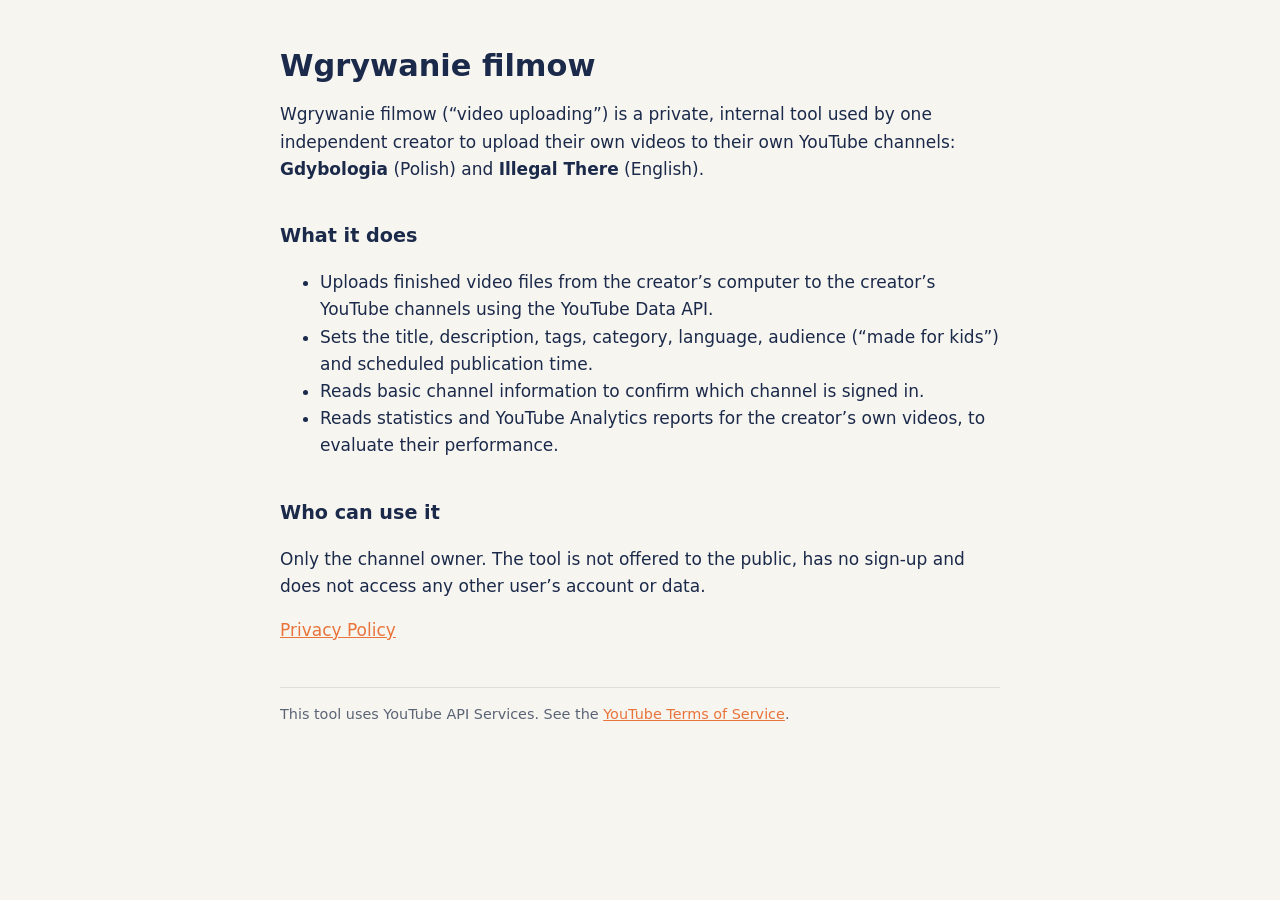
<file: index.html>
<!doctype html>
<html lang="en"><head><meta charset="utf-8"><meta name="viewport" content="width=device-width,initial-scale=1">
<title>Wgrywanie filmow</title><link rel="stylesheet" href="style.css"></head>
<body><main>
<h1>Wgrywanie filmow</h1>
<p>Wgrywanie filmow (“video uploading”) is a private, internal tool used by one independent creator to upload their own videos to their own YouTube channels: <strong>Gdybologia</strong> (Polish) and <strong>Illegal There</strong> (English).</p>
<h2>What it does</h2>
<ul>
<li>Uploads finished video files from the creator’s computer to the creator’s YouTube channels using the YouTube Data API.</li>
<li>Sets the title, description, tags, category, language, audience (“made for kids”) and scheduled publication time.</li>
<li>Reads basic channel information to confirm which channel is signed in.</li>
<li>Reads statistics and YouTube Analytics reports for the creator’s own videos, to evaluate their performance.</li>
</ul>
<h2>Who can use it</h2>
<p>Only the channel owner. The tool is not offered to the public, has no sign-up and does not access any other user’s account or data.</p>
<p><a href="privacy.html">Privacy Policy</a></p>
<footer>This tool uses YouTube API Services. See the <a href="https://www.youtube.com/t/terms">YouTube Terms of Service</a>.</footer>
</main></body></html>
</file>
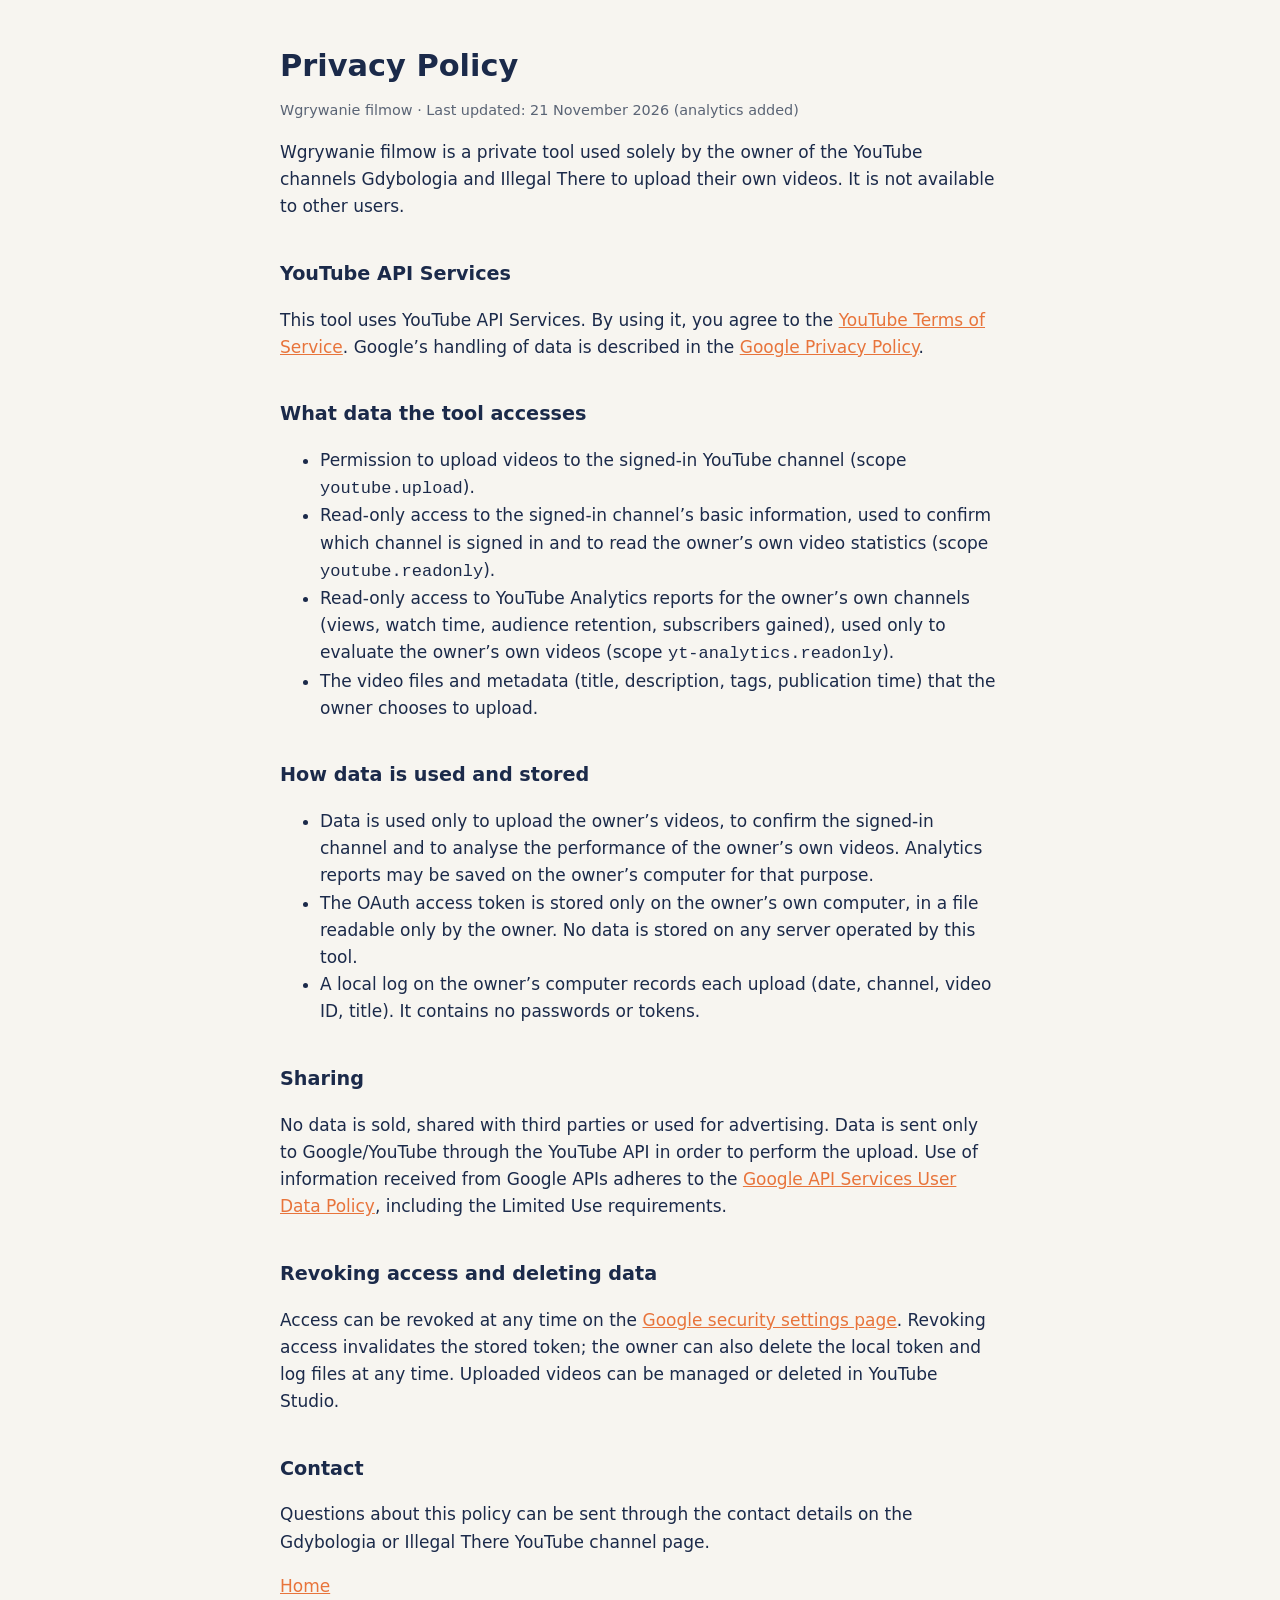
<file: privacy.html>
<!doctype html>
<html lang="en"><head><meta charset="utf-8"><meta name="viewport" content="width=device-width,initial-scale=1">
<title>Privacy Policy</title><link rel="stylesheet" href="style.css"></head>
<body><main>
<h1>Privacy Policy</h1>
<p class="meta">Wgrywanie filmow · Last updated: 21 November 2026 (analytics added)</p>
<p>Wgrywanie filmow is a private tool used solely by the owner of the YouTube channels Gdybologia and Illegal There to upload their own videos. It is not available to other users.</p>
<h2>YouTube API Services</h2>
<p>This tool uses YouTube API Services. By using it, you agree to the <a href="https://www.youtube.com/t/terms">YouTube Terms of Service</a>. Google’s handling of data is described in the <a href="https://policies.google.com/privacy">Google Privacy Policy</a>.</p>
<h2>What data the tool accesses</h2>
<ul>
<li>Permission to upload videos to the signed-in YouTube channel (scope <code>youtube.upload</code>).</li>
<li>Read-only access to the signed-in channel’s basic information, used to confirm which channel is signed in and to read the owner’s own video statistics (scope <code>youtube.readonly</code>).</li>
<li>Read-only access to YouTube Analytics reports for the owner’s own channels (views, watch time, audience retention, subscribers gained), used only to evaluate the owner’s own videos (scope <code>yt-analytics.readonly</code>).</li>
<li>The video files and metadata (title, description, tags, publication time) that the owner chooses to upload.</li>
</ul>
<h2>How data is used and stored</h2>
<ul>
<li>Data is used only to upload the owner’s videos, to confirm the signed-in channel and to analyse the performance of the owner’s own videos. Analytics reports may be saved on the owner’s computer for that purpose.</li>
<li>The OAuth access token is stored only on the owner’s own computer, in a file readable only by the owner. No data is stored on any server operated by this tool.</li>
<li>A local log on the owner’s computer records each upload (date, channel, video ID, title). It contains no passwords or tokens.</li>
</ul>
<h2>Sharing</h2>
<p>No data is sold, shared with third parties or used for advertising. Data is sent only to Google/YouTube through the YouTube API in order to perform the upload. Use of information received from Google APIs adheres to the <a href="https://developers.google.com/terms/api-services-user-data-policy">Google API Services User Data Policy</a>, including the Limited Use requirements.</p>
<h2>Revoking access and deleting data</h2>
<p>Access can be revoked at any time on the <a href="https://myaccount.google.com/permissions">Google security settings page</a>. Revoking access invalidates the stored token; the owner can also delete the local token and log files at any time. Uploaded videos can be managed or deleted in YouTube Studio.</p>
<h2>Contact</h2>
<p>Questions about this policy can be sent through the contact details on the Gdybologia or Illegal There YouTube channel page.</p>
<p><a href="index.html">Home</a></p>
</main></body></html>
</file>
<file: style.css>
:root{--bg:#f7f5f0;--fg:#1b2a4a;--muted:#5a6475;--accent:#e8743b}
@media (prefers-color-scheme:dark){:root{--bg:#121826;--fg:#eef1f6;--muted:#a3adbd}}
body{background:var(--bg);color:var(--fg);font:17px/1.6 -apple-system,system-ui,"Segoe UI",Roboto,sans-serif;margin:0}
main{max-width:720px;margin:0 auto;padding:48px 16px}
h1{font-size:1.9rem;line-height:1.2;margin:0 0 .4em}h2{font-size:1.2rem;margin-top:2em}
a{color:var(--accent)}p.meta,footer{color:var(--muted);font-size:.9rem}
footer{margin-top:3em;border-top:1px solid #8883;padding-top:1em}
</file>
